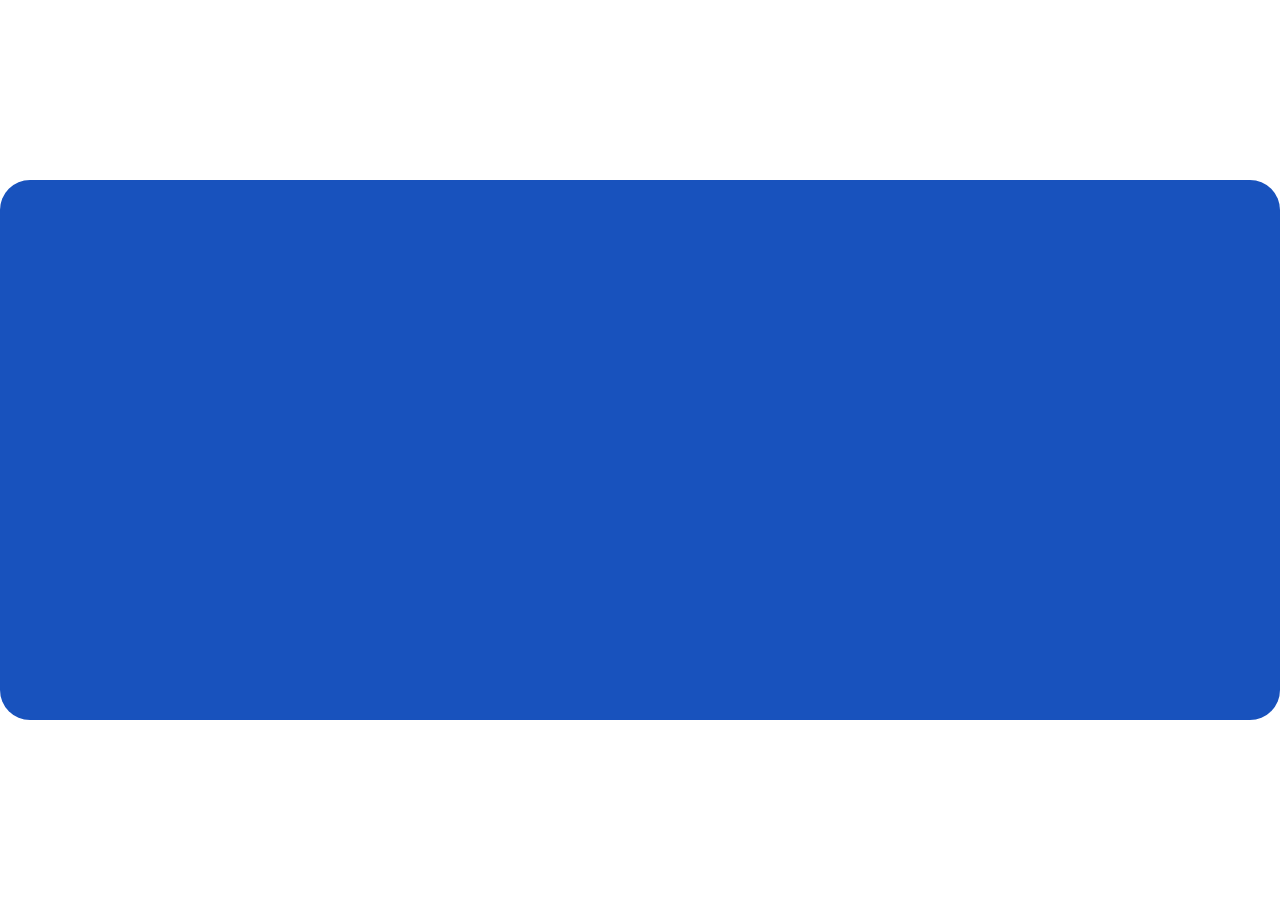
<file: lecture1/index.html>
<!DOCTYPE html>
<html lang="en">
<head>
    <meta charset="UTF-8">
    <meta name="viewport" content="width=device-width, initial-scale=1.0">
    <title>Document</title>
    <link rel="stylesheet" href="style.css">
</head>
<body>
    <section>
        <div>

        </div>
    </section>
</body>
</html>
</file>
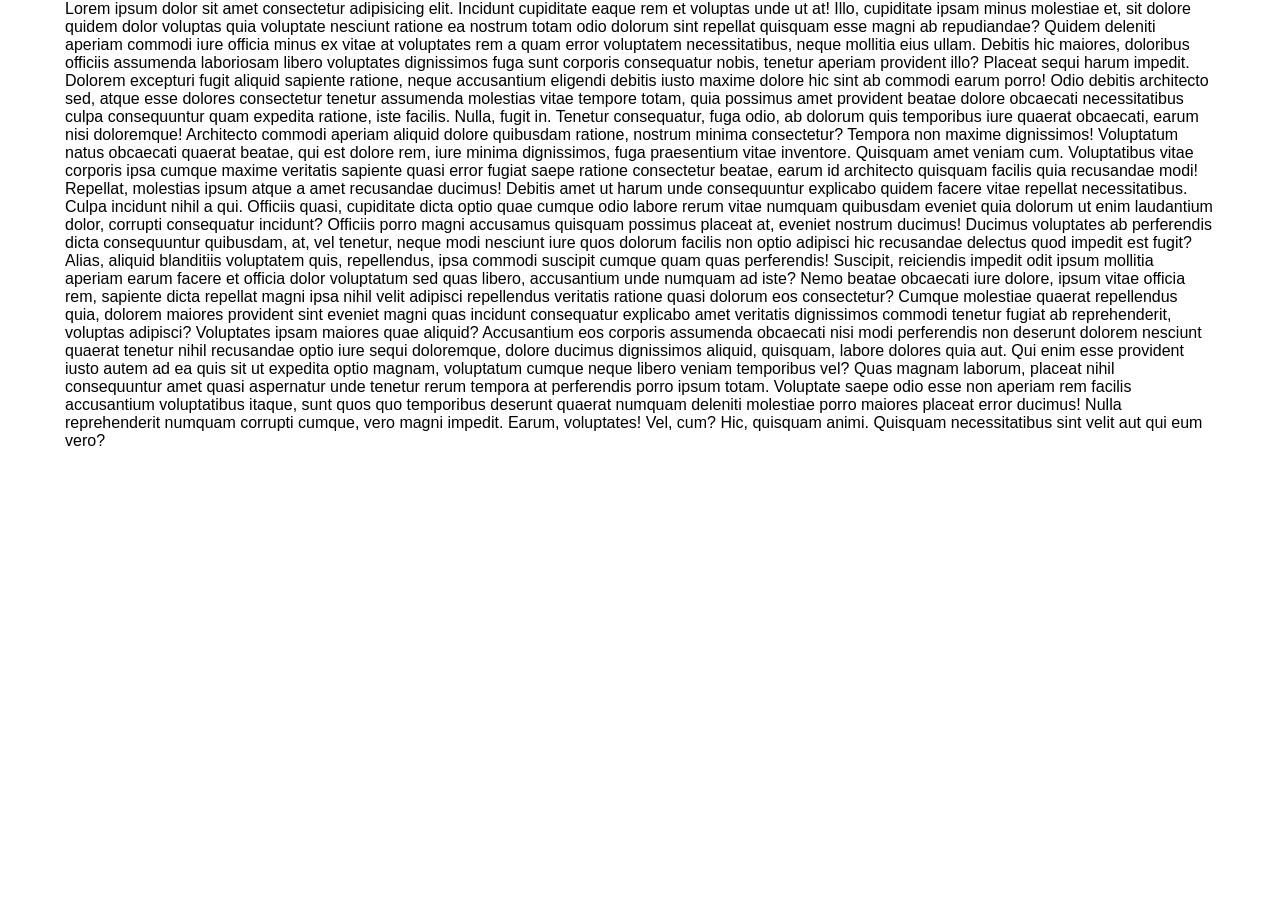
<file: lecture2/index.html>
<!DOCTYPE html>
<html lang="en">

<head>
    <meta charset="UTF-8">
    <meta name="viewport" content="width=device-width, initial-scale=1.0">
    <title>Document</title>
    <link rel="stylesheet" href="style.css">
    <link rel="stylesheet" href="media.css">
</head>

<body>
    <div class="container ">Lorem ipsum dolor sit amet consectetur adipisicing elit. Incidunt cupiditate eaque rem et
        voluptas unde ut at! Illo, cupiditate ipsam minus molestiae et, sit dolore quidem dolor voluptas quia voluptate
        nesciunt ratione ea nostrum totam odio dolorum sint repellat quisquam esse magni ab repudiandae? Quidem deleniti
        aperiam commodi iure officia minus ex vitae at voluptates rem a quam error voluptatem necessitatibus, neque
        mollitia eius ullam. Debitis hic maiores, doloribus officiis assumenda laboriosam libero voluptates dignissimos
        fuga sunt corporis consequatur nobis, tenetur aperiam provident illo? Placeat sequi harum impedit. Dolorem
        excepturi fugit aliquid sapiente ratione, neque accusantium eligendi debitis iusto maxime dolore hic sint ab
        commodi earum porro! Odio debitis architecto sed, atque esse dolores consectetur tenetur assumenda molestias
        vitae tempore totam, quia possimus amet provident beatae dolore obcaecati necessitatibus culpa consequuntur quam
        expedita ratione, iste facilis. Nulla, fugit in. Tenetur consequatur, fuga odio, ab dolorum quis temporibus iure
        quaerat obcaecati, earum nisi doloremque! Architecto commodi aperiam aliquid dolore quibusdam ratione, nostrum
        minima consectetur? Tempora non maxime dignissimos! Voluptatum natus obcaecati quaerat beatae, qui est dolore
        rem, iure minima dignissimos, fuga praesentium vitae inventore. Quisquam amet veniam cum. Voluptatibus vitae
        corporis ipsa cumque maxime veritatis sapiente quasi error fugiat saepe ratione consectetur beatae, earum id
        architecto quisquam facilis quia recusandae modi! Repellat, molestias ipsum atque a amet recusandae ducimus!
        Debitis amet ut harum unde consequuntur explicabo quidem facere vitae repellat necessitatibus. Culpa incidunt
        nihil a qui. Officiis quasi, cupiditate dicta optio quae cumque odio labore rerum vitae numquam quibusdam
        eveniet quia dolorum ut enim laudantium dolor, corrupti consequatur incidunt? Officiis porro magni accusamus
        quisquam possimus placeat at, eveniet nostrum ducimus! Ducimus voluptates ab perferendis dicta consequuntur
        quibusdam, at, vel tenetur, neque modi nesciunt iure quos dolorum facilis non optio adipisci hic recusandae
        delectus quod impedit est fugit? Alias, aliquid blanditiis voluptatem quis, repellendus, ipsa commodi suscipit
        cumque quam quas perferendis! Suscipit, reiciendis impedit odit ipsum mollitia aperiam earum facere et officia
        dolor voluptatum sed quas libero, accusantium unde numquam ad iste? Nemo beatae obcaecati iure dolore, ipsum
        vitae officia rem, sapiente dicta repellat magni ipsa nihil velit adipisci repellendus veritatis ratione quasi
        dolorum eos consectetur? Cumque molestiae quaerat repellendus quia, dolorem maiores provident sint eveniet magni
        quas incidunt consequatur explicabo amet veritatis dignissimos commodi tenetur fugiat ab reprehenderit, voluptas
        adipisci? Voluptates ipsam maiores quae aliquid? Accusantium eos corporis assumenda obcaecati nisi modi
        perferendis non deserunt dolorem nesciunt quaerat tenetur nihil recusandae optio iure sequi doloremque, dolore
        ducimus dignissimos aliquid, quisquam, labore dolores quia aut. Qui enim esse provident iusto autem ad ea quis
        sit ut expedita optio magnam, voluptatum cumque neque libero veniam temporibus vel? Quas magnam laborum, placeat
        nihil consequuntur amet quasi aspernatur unde tenetur rerum tempora at perferendis porro ipsum totam. Voluptate
        saepe odio esse non aperiam rem facilis accusantium voluptatibus itaque, sunt quos quo temporibus deserunt
        quaerat numquam deleniti molestiae porro maiores placeat error ducimus! Nulla reprehenderit numquam corrupti
        cumque, vero magni impedit. Earum, voluptates! Vel, cum? Hic, quisquam animi. Quisquam necessitatibus sint velit
        aut qui eum vero?</div>
</body>

</html>
</file>
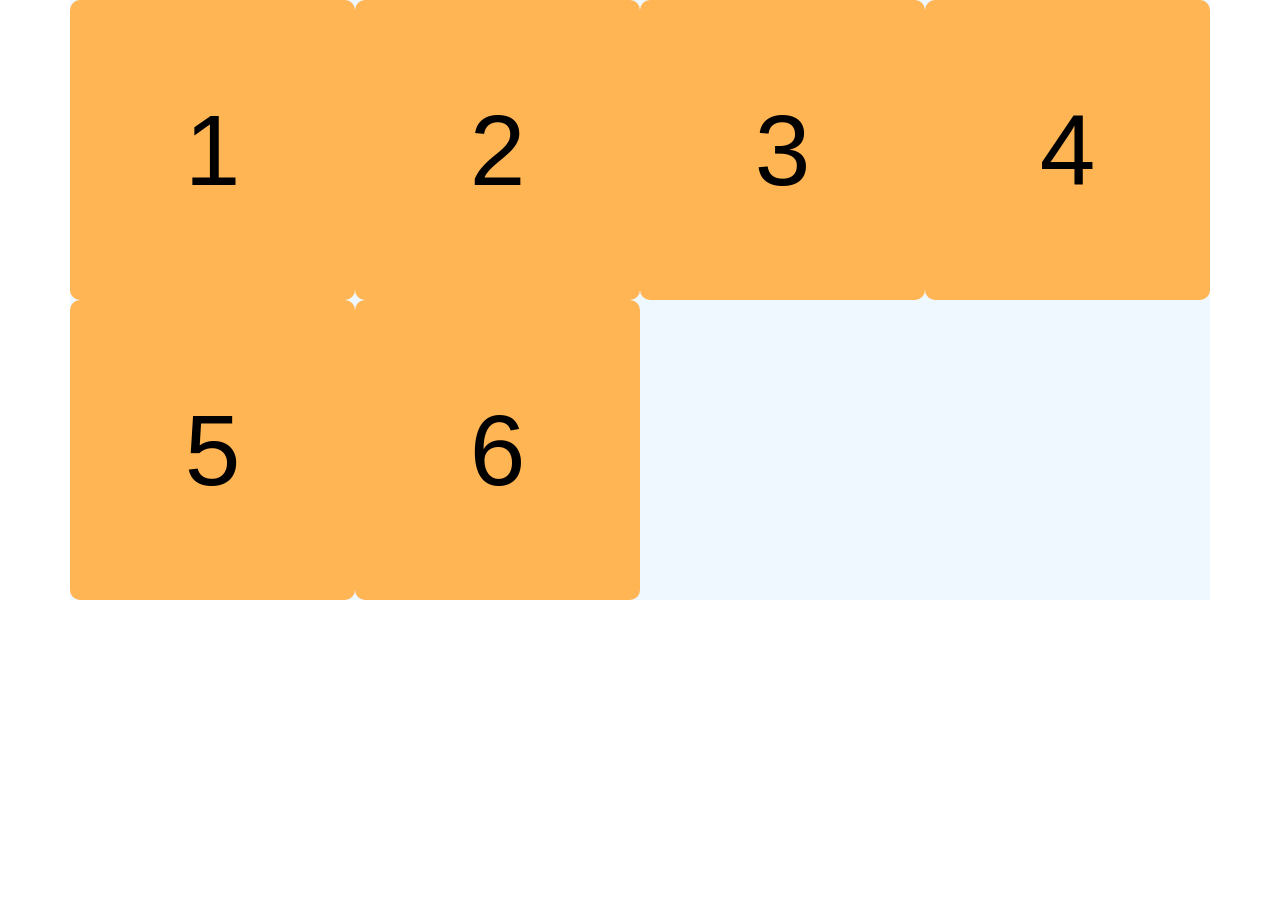
<file: lecture3/index.html>
<!DOCTYPE html>
<html lang="en">
<head>
    <meta charset="UTF-8">
    <meta name="viewport" content="width=device-width, initial-scale=1.0">
    <title>Document</title>
    <link rel="stylesheet" href="style.css">
    <link rel="stylesheet" href="media.css">
</head>
<body>
    <div class="container d-flex">
        <div class="box col">1</div>
        <div class="box col">2</div>
        <div class="box col">3</div>
        <div class="box col">4</div>
        <div class="box col">5</div>
        <div class="box col">6</div>
    </div>
</body>
</html>
</file>
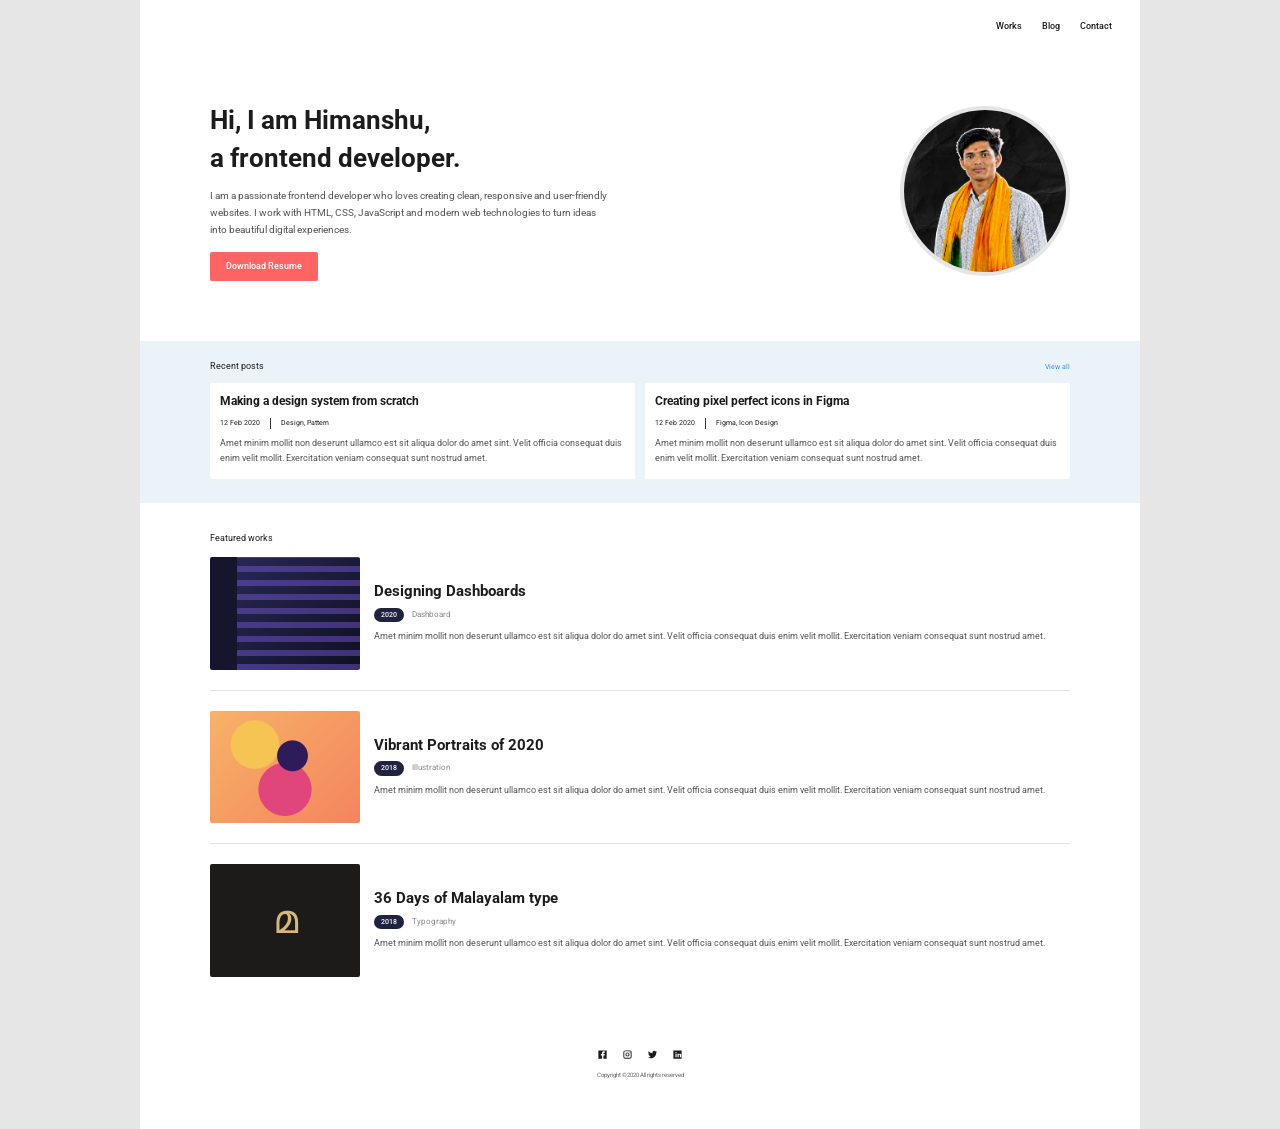
<file: portfolio max/index.html>
<!DOCTYPE html>
<html lang="en">

<head>
    <meta charset="UTF-8">
    <meta name="viewport" content="width=device-width, initial-scale=1">
    <title>Himanshu – Creative Technologist</title>
    <link rel="preconnect" href="https://fonts.googleapis.com">
    <link rel="preconnect" href="https://fonts.gstatic.com" crossorigin>
    <link href="https://fonts.googleapis.com/css2?family=Roboto:wght@400;500;700&display=swap" rel="stylesheet">
    <link rel="stylesheet" href="style.css">
    <link rel="stylesheet" href="media.css">
</head>

<body>
    <div class="site">

        <header class="header">
            <nav class="nav" aria-label="Main navigation">
                <a href="http://127.0.0.1:5500/portfolio-work/index.html">Works</a>
                <a href="http://127.0.0.1:5500/portfolio-blog/index.html">Blog</a>
                <a href="#contact">Contact</a>
            </nav>
            <button class="hamburger" aria-label="Open menu">
                <span></span><span></span><span></span>
            </button>
        </header>

        <main>
            <section class="hero">
                <div class="hero__text">
                    <h1>Hi, I am Himanshu,<br>a frontend developer.</h1>
                    <p>I am a passionate frontend developer who loves creating
                        clean, responsive and user-friendly websites. I work with
                        HTML, CSS, JavaScript and modern web technologies to turn
                        ideas into beautiful digital experiences.</p>
                    <a href="#" class="btn">Download Resume</a>
                </div>
                <div class="hero__image">
                    <img src="./assets/photo.png" alt="Portrait of Himanshu">
                </div>
            </section>

            <section class="posts" id="blog">
                <div class="posts__head">
                    <h2>Recent posts</h2>
                    <a href="#" class="posts__all">View all</a>
                </div>
                <div class="posts__grid">
                    <article class="card">
                        <h3>Making a design system from scratch</h3>
                        <p class="meta"><span>12 Feb 2020</span><span>Design, Pattern</span></p>
                        <p>Amet minim mollit non deserunt ullamco est sit aliqua dolor do amet sint. Velit officia
                            consequat duis enim velit mollit. Exercitation veniam consequat sunt nostrud amet.</p>
                    </article>
                    <article class="card">
                        <h3>Creating pixel perfect icons in Figma</h3>
                        <p class="meta"><span>12 Feb 2020</span><span>Figma, Icon Design</span></p>
                        <p>Amet minim mollit non deserunt ullamco est sit aliqua dolor do amet sint. Velit officia
                            consequat duis enim velit mollit. Exercitation veniam consequat sunt nostrud amet.</p>
                    </article>
                </div>
            </section>

            <section class="works" id="works">
                <h2>Featured works</h2>

                <article class="work">
                    <div class="work__thumb work__thumb--dashboard" role="img" aria-label="Dashboard design thumbnail">
                    </div>
                    <div class="work__body">
                        <h3>Designing Dashboards</h3>
                        <p class="work__tags"><span class="badge">2020</span><span class="work__cat">Dashboard</span>
                        </p>
                        <p>Amet minim mollit non deserunt ullamco est sit aliqua dolor do amet sint. Velit officia
                            consequat duis enim velit mollit. Exercitation veniam consequat sunt nostrud amet.</p>
                    </div>
                </article>

                <article class="work">
                    <div class="work__thumb work__thumb--portrait" role="img" aria-label="Illustration thumbnail"></div>
                    <div class="work__body">
                        <h3>Vibrant Portraits of 2020</h3>
                        <p class="work__tags"><span class="badge">2018</span><span class="work__cat">Illustration</span>
                        </p>
                        <p>Amet minim mollit non deserunt ullamco est sit aliqua dolor do amet sint. Velit officia
                            consequat duis enim velit mollit. Exercitation veniam consequat sunt nostrud amet.</p>
                    </div>
                </article>

                <article class="work">
                    <div class="work__thumb work__thumb--type" role="img" aria-label="Typography thumbnail"></div>
                    <div class="work__body">
                        <h3>36 Days of Malayalam type</h3>
                        <p class="work__tags"><span class="badge">2018</span><span class="work__cat">Typography</span>
                        </p>
                        <p>Amet minim mollit non deserunt ullamco est sit aliqua dolor do amet sint. Velit officia
                            consequat duis enim velit mollit. Exercitation veniam consequat sunt nostrud amet.</p>
                    </div>
                </article>
            </section>
        </main>

        <footer class="footer" id="contact">
            <ul class="social">
                <li><a href="#" aria-label="Facebook"><svg viewBox="0 0 24 24">
                            <path
                                d="M3 3h18v18h-7v-7h2.5l.5-3h-3V9.5c0-.9.4-1.5 1.6-1.5H17V5.3C16.6 5.2 15.7 5 14.8 5 12.600 5 11 6.300 11 8.800V11H8.500v3H11v7H3z" />
                        </svg></a></li>
                <li><a href="#" aria-label="Instagram"><svg viewBox="0 0 24 24">
                            <path
                                d="M7 3h10a4 4 0 0 1 4 4v10a4 4 0 0 1-4 4H7a4 4 0 0 1-4-4V7a4 4 0 0 1 4-4zm0 2a2 2 0 0 0-2 2v10a2 2 0 0 0 2 2h10a2 2 0 0 0 2-2V7a2 2 0 0 0-2-2zm5 2.500a4.500 4.500 0 1 1 0 9 4.500 4.500 0 0 1 0-9zm0 2a2.500 2.500 0 1 0 0 5 2.500 2.500 0 0 0 0-5zM17.500 6a1 1 0 1 1 0 2 1 1 0 0 1 0-2z" />
                        </svg></a></li>
                <li><a href="#" aria-label="Twitter"><svg viewBox="0 0 24 24">
                            <path
                                d="M22 5.900c-.7.300-1.500.500-2.300.600.800-.500 1.500-1.300 1.800-2.200-.8.500-1.700.800-2.600 1a4.100 4.100 0 0 0-7 3.700A11.600 11.600 0 0 1 3.500 4.700a4.100 4.100 0 0 0 1.300 5.500c-.7 0-1.300-.2-1.900-.5 0 2 1.400 3.700 3.300 4.100-.6.200-1.200.2-1.800.1a4.100 4.100 0 0 0 3.800 2.800A8.300 8.300 0 0 1 2 18.400 11.600 11.600 0 0 0 8.300 20.200c7.500 0 11.700-6.300 11.700-11.700v-.5c.8-.6 1.500-1.300 2-2.100z" />
                        </svg></a></li>
                <li><a href="#" aria-label="LinkedIn"><svg viewBox="0 0 24 24">
                            <path
                                d="M3 3h18v18H3zm4.500 7.500V18H10v-7.500zM8.700 6.500a1.400 1.400 0 1 0 0 2.800 1.400 1.400 0 0 0 0-2.800zM12 10.500V18h2.500v-4c0-1.100.5-1.800 1.400-1.800s1.300.7 1.300 1.800v4H20v-4.600c0-2.100-1.100-3.100-2.700-3.100-1.100 0-1.800.6-2.200 1.200v-1z" />
                        </svg></a></li>
            </ul>
            <p>Copyright ©2020 All rights reserved</p>
        </footer>

    </div>
</body>
    
</html>
</file>
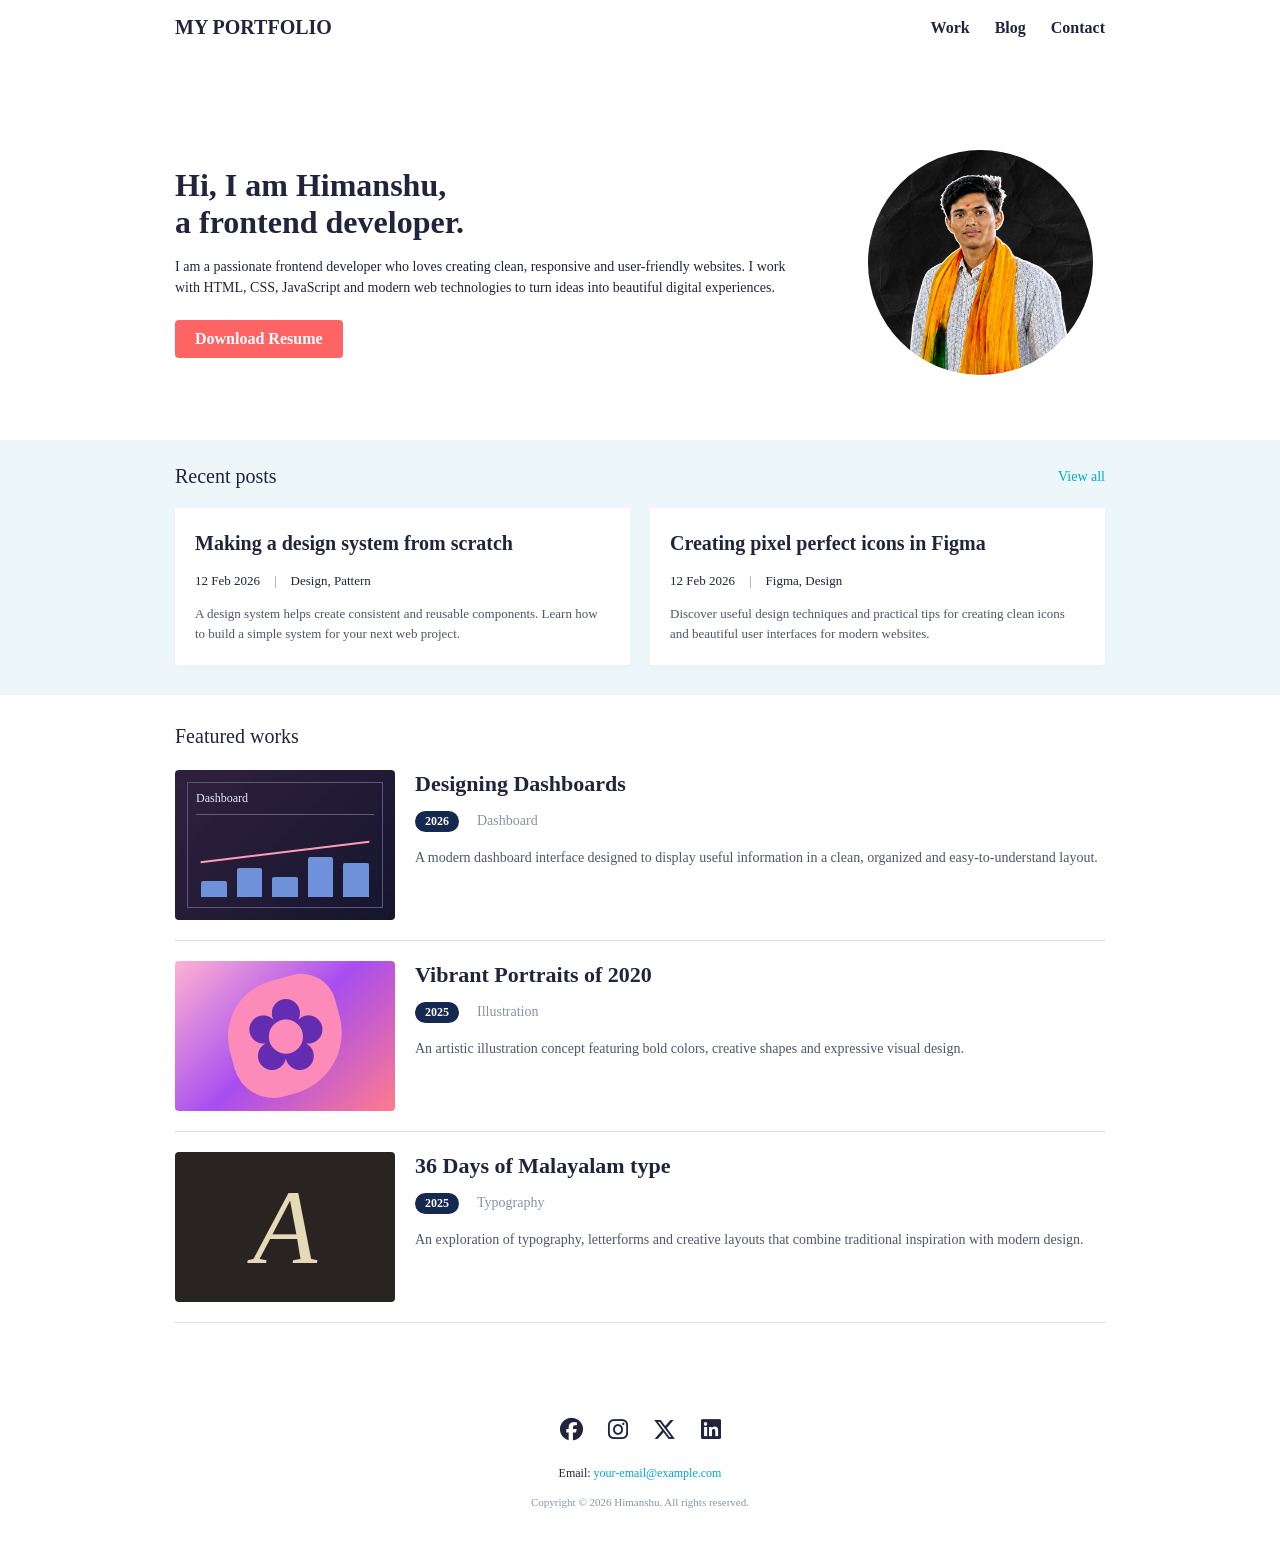
<file: portfolio min/index.html>
<!DOCTYPE html>
<html lang="en">
<head>
    <meta charset="UTF-8">
    <meta name="viewport" content="width=device-width, initial-scale=1.0">
    <title>Himanshu | Portfolio</title>

    <link rel="stylesheet" href="style.css">
    <link rel="stylesheet" href="media.css">


    <link rel="stylesheet"
          href="https://cdnjs.cloudflare.com/ajax/libs/font-awesome/6.5.2/css/all.min.css">
</head>
<body>

    <header class="navbar">
        <div class="container nav-content">
            <a class="logo" href="http://127.0.0.1:5500/portfolio/index.html#contact">MY PORTFOLIO</a>

            <button class="menu-toggle" id="menuToggle"
                    aria-label="Toggle navigation"
                    aria-expanded="false">
                <i class="fa-solid fa-bars"></i>
            </button>

            <nav class="nav-links" id="navLinks">
                <a href="http://127.0.0.1:5500/portfolio-work/index.html">Work</a>
                <a href="http://127.0.0.1:5500/portfolio-blog/index.html">Blog</a>
                <a href="#contact">Contact</a>
            </nav>
        </div>
    </header>

    <main>
        <section class="hero" id="home">
            <div class="container hero-content">

                <div class="hero-text">
                    <h1>Hi, I am Himanshu,<br>
                        a frontend developer.</h1>

                    <p>
                        I am a passionate frontend developer who loves creating
                        clean, responsive and user-friendly websites. I work with
                        HTML, CSS, JavaScript and modern web technologies to turn
                        ideas into beautiful digital experiences.
                    </p>

                    <a href="#contact" class="resume-btn">Download Resume</a>
                </div>

                <div class="hero-image">
                    <img src="./assets/photo.png"
                         alt="Himanshu's profile photo">
                </div>

            </div>
        </section>

        <section class="recent-posts" id="blog">
            <div class="container">

                <div class="section-heading">
                    <h2>Recent posts</h2>
                    <a href="#blog-list">View all</a>
                </div>

                <div class="posts-grid" id="blog-list">

                    <article class="post-card">
                        <h3>Making a design system from scratch</h3>

                        <div class="post-meta">
                            <span>12 Feb 2026</span>
                            <span class="meta-divider">|</span>
                            <span>Design, Pattern</span>
                        </div>

                        <p>
                            A design system helps create consistent and reusable
                            components. Learn how to build a simple system for
                            your next web project.
                        </p>
                    </article>

                    <article class="post-card">
                        <h3>Creating pixel perfect icons in Figma</h3>

                        <div class="post-meta">
                            <span>12 Feb 2026</span>
                            <span class="meta-divider">|</span>
                            <span>Figma, Design</span>
                        </div>

                        <p>
                            Discover useful design techniques and practical tips
                            for creating clean icons and beautiful user interfaces
                            for modern websites.
                        </p>
                    </article>

                </div>
            </div>
        </section>

        <section class="featured-works" id="works">
            <div class="container">

                <h2 class="featured-title">Featured works</h2>

                <div class="work-list">

                    <article class="work-item">
                        <div class="work-image dashboard-image">
                            <div class="dashboard-preview">
                                <span>Dashboard</span>
                                <div class="chart-bars">
                                    <i></i><i></i><i></i><i></i><i></i>
                                </div>
                                <div class="chart-line"></div>
                            </div>
                        </div>

                        <div class="work-info">
                            <h3>Designing Dashboards</h3>

                            <div class="work-meta">
                                <span class="year">2026</span>
                                <span>Dashboard</span>
                            </div>

                            <p>
                                A modern dashboard interface designed to display
                                useful information in a clean, organized and
                                easy-to-understand layout.
                            </p>
                        </div>
                    </article>

                    <article class="work-item">
                        <div class="work-image portrait-image">
                            <div class="art-shape">
                                <span>✿</span>
                            </div>
                        </div>

                        <div class="work-info">
                            <h3>Vibrant Portraits of 2020</h3>

                            <div class="work-meta">
                                <span class="year">2025</span>
                                <span>Illustration</span>
                            </div>

                            <p>
                                An artistic illustration concept featuring bold
                                colors, creative shapes and expressive visual
                                design.
                            </p>
                        </div>
                    </article>

                    <article class="work-item">
                        <div class="work-image typography-image">
                            <span class="letter-art">A</span>
                        </div>

                        <div class="work-info">
                            <h3>36 Days of Malayalam type</h3>

                            <div class="work-meta">
                                <span class="year">2025</span>
                                <span>Typography</span>
                            </div>

                            <p>
                                An exploration of typography, letterforms and
                                creative layouts that combine traditional
                                inspiration with modern design.
                            </p>
                        </div>
                    </article>

                </div>
            </div>
        </section>
    </main>

    <footer class="footer" id="contact">
        <div class="social-icons">
            <a href="https://www.facebook.com/" target="_blank"
               rel="noopener noreferrer" aria-label="Facebook">
                <i class="fa-brands fa-facebook"></i>
            </a>

            <a href="https://www.instagram.com/" target="_blank"
               rel="noopener noreferrer" aria-label="Instagram">
                <i class="fa-brands fa-instagram"></i>
            </a>

            <a href="https://x.com/" target="_blank"
               rel="noopener noreferrer" aria-label="X">
                <i class="fa-brands fa-x-twitter"></i>
            </a>

            <a href="https://www.linkedin.com/" target="_blank"
               rel="noopener noreferrer" aria-label="LinkedIn">
                <i class="fa-brands fa-linkedin"></i>
            </a>
        </div>

        <p>
            Email:
            <a href="mailto:your-email@example.com">your-email@example.com</a>
        </p>

        <p class="copyright">
            Copyright © 2026 Himanshu. All rights reserved.
        </p>
    </footer>

    <script>
        const menuToggle = document.getElementById("menuToggle");
        const navLinks = document.getElementById("navLinks");

        menuToggle.addEventListener("click", function () {
            const isOpen = navLinks.classList.toggle("active");

            menuToggle.setAttribute("aria-expanded", isOpen);
            menuToggle.innerHTML = isOpen
                ? '<i class="fa-solid fa-xmark"></i>'
                : '<i class="fa-solid fa-bars"></i>';
        });

        navLinks.querySelectorAll("a").forEach(function (link) {
            link.addEventListener("click", function () {
                navLinks.classList.remove("active");
                menuToggle.setAttribute("aria-expanded", "false");
                menuToggle.innerHTML = '<i class="fa-solid fa-bars"></i>';
            });
        });
    </script>

</body>
</html>
</file>
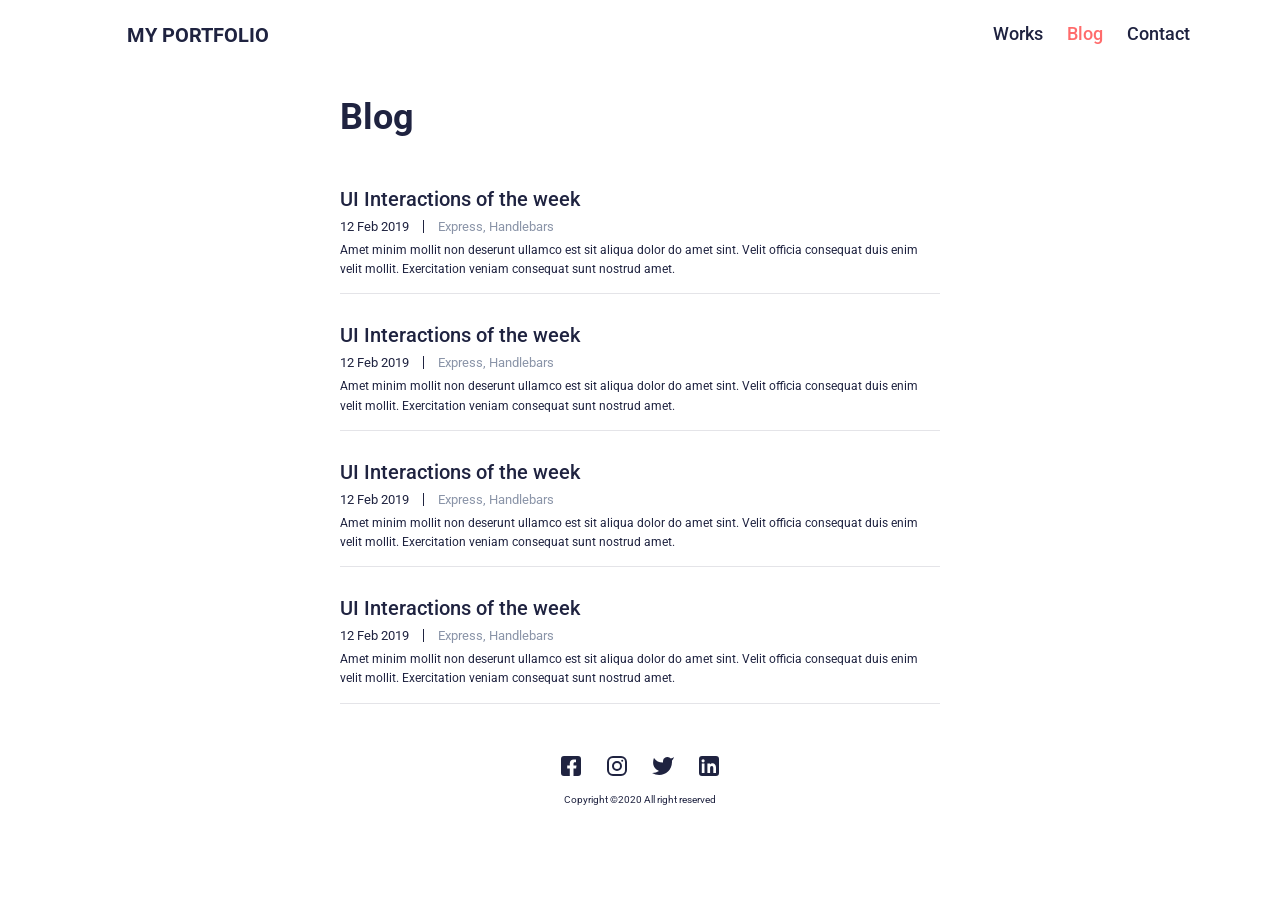
<file: portfolio-blog/index.html>
<!DOCTYPE html>
<html lang="en">
<head>
  <meta charset="UTF-8">
  <meta name="viewport" content="width=device-width, initial-scale=1.0">
  <title>Blog</title>
  <link href="https://fonts.googleapis.com/css2?family=Roboto:wght@400;500;700&display=swap" rel="stylesheet">
  <link rel="stylesheet" href="style.css">
  <link rel="stylesheet" href="media.css">
</head>
<body>
  <header class="header">
    <div class="container header-inner">
      <nav class="nav " id="nav">
        <div class=""><a class="logo" href="http://127.0.0.1:5500/portfolio/index.html"> MY PORTFOLIO</a></div>
        <a href="http://127.0.0.1:5500/portfolio-work/index.html">Works</a>
        <a href="#" class="active">Blog</a>
        <a href="#">Contact</a>
      </nav>
    </div>
  </header>

  <main class="container">
    <div class="blog">
      <h1 class="blog-title">Blog</h1>

      <article class="post">
        <h2 class="post-title">UI Interactions of the week</h2>
        <p class="post-meta"><span class="date">12 Feb 2019</span><span class="tags">Express, Handlebars</span></p>
        <p class="post-text">Amet minim mollit non deserunt ullamco est sit aliqua dolor do amet sint. Velit officia consequat duis enim velit mollit. Exercitation veniam consequat sunt nostrud amet.</p>
      </article>

      <article class="post">
        <h2 class="post-title">UI Interactions of the week</h2>
        <p class="post-meta"><span class="date">12 Feb 2019</span><span class="tags">Express, Handlebars</span></p>
        <p class="post-text">Amet minim mollit non deserunt ullamco est sit aliqua dolor do amet sint. Velit officia consequat duis enim velit mollit. Exercitation veniam consequat sunt nostrud amet.</p>
      </article>

      <article class="post">
        <h2 class="post-title">UI Interactions of the week</h2>
        <p class="post-meta"><span class="date">12 Feb 2019</span><span class="tags">Express, Handlebars</span></p>
        <p class="post-text">Amet minim mollit non deserunt ullamco est sit aliqua dolor do amet sint. Velit officia consequat duis enim velit mollit. Exercitation veniam consequat sunt nostrud amet.</p>
      </article>

      <article class="post">
        <h2 class="post-title">UI Interactions of the week</h2>
        <p class="post-meta"><span class="date">12 Feb 2019</span><span class="tags">Express, Handlebars</span></p>
        <p class="post-text">Amet minim mollit non deserunt ullamco est sit aliqua dolor do amet sint. Velit officia consequat duis enim velit mollit. Exercitation veniam consequat sunt nostrud amet.</p>
      </article>
    </div>
  </main>

  <footer class="footer">
    <div class="container">
      <div class="social">
        <a href="#" aria-label="Facebook">
          <svg viewBox="0 0 24 24" fill="currentColor"><path d="M5 2h14a3 3 0 0 1 3 3v14a3 3 0 0 1-3 3h-4.5v-7.5h2.6l.4-3h-3V9.7c0-.9.3-1.5 1.6-1.5H17V5.5c-.3 0-1.2-.1-2.3-.1-2.3 0-3.9 1.4-3.9 4v2.2H8.2v3h2.6V22H5a3 3 0 0 1-3-3V5a3 3 0 0 1 3-3z"/></svg>
        </a>
        <a href="#" aria-label="Instagram">
          <svg viewBox="0 0 24 24" fill="none" stroke="currentColor" stroke-width="2"><rect x="3" y="3" width="18" height="18" rx="5"/><circle cx="12" cy="12" r="4"/><circle cx="17.2" cy="6.8" r="1" fill="currentColor" stroke="none"/></svg>
        </a>
        <a href="#" aria-label="Twitter">
          <svg viewBox="0 0 24 24" fill="currentColor"><path d="M23 3a10.9 10.9 0 0 1-3.14 1.53 4.48 4.48 0 0 0-7.86 3v1A10.66 10.66 0 0 1 3 4s-4 9 5 13a11.64 11.64 0 0 1-7 2c9 5 20 0 20-11.5a4.5 4.5 0 0 0-.08-.83A7.72 7.72 0 0 0 23 3z"/></svg>
        </a>
        <a href="#" aria-label="LinkedIn">
          <svg viewBox="0 0 24 24" fill="currentColor"><path d="M5 2h14a3 3 0 0 1 3 3v14a3 3 0 0 1-3 3H5a3 3 0 0 1-3-3V5a3 3 0 0 1 3-3zM7.500 9.500H4.800V19h2.700V9.500zM6.100 5.200a1.600 1.600 0 1 0 0 3.200 1.600 1.600 0 0 0 0-3.200zM19 13.500c0-2.600-1.400-4.200-3.500-4.200-1.200 0-2 .6-2.400 1.200V9.500h-2.700V19h2.700v-5c0-1.300.6-2.100 1.700-2.100s1.500.9 1.500 2.100v5H19v-5.500z"/></svg>
        </a>
      </div>
      <p class="copyright">Copyright ©2020 All right reserved</p>
    </div>
  </footer>
</body>
</html>
</file>
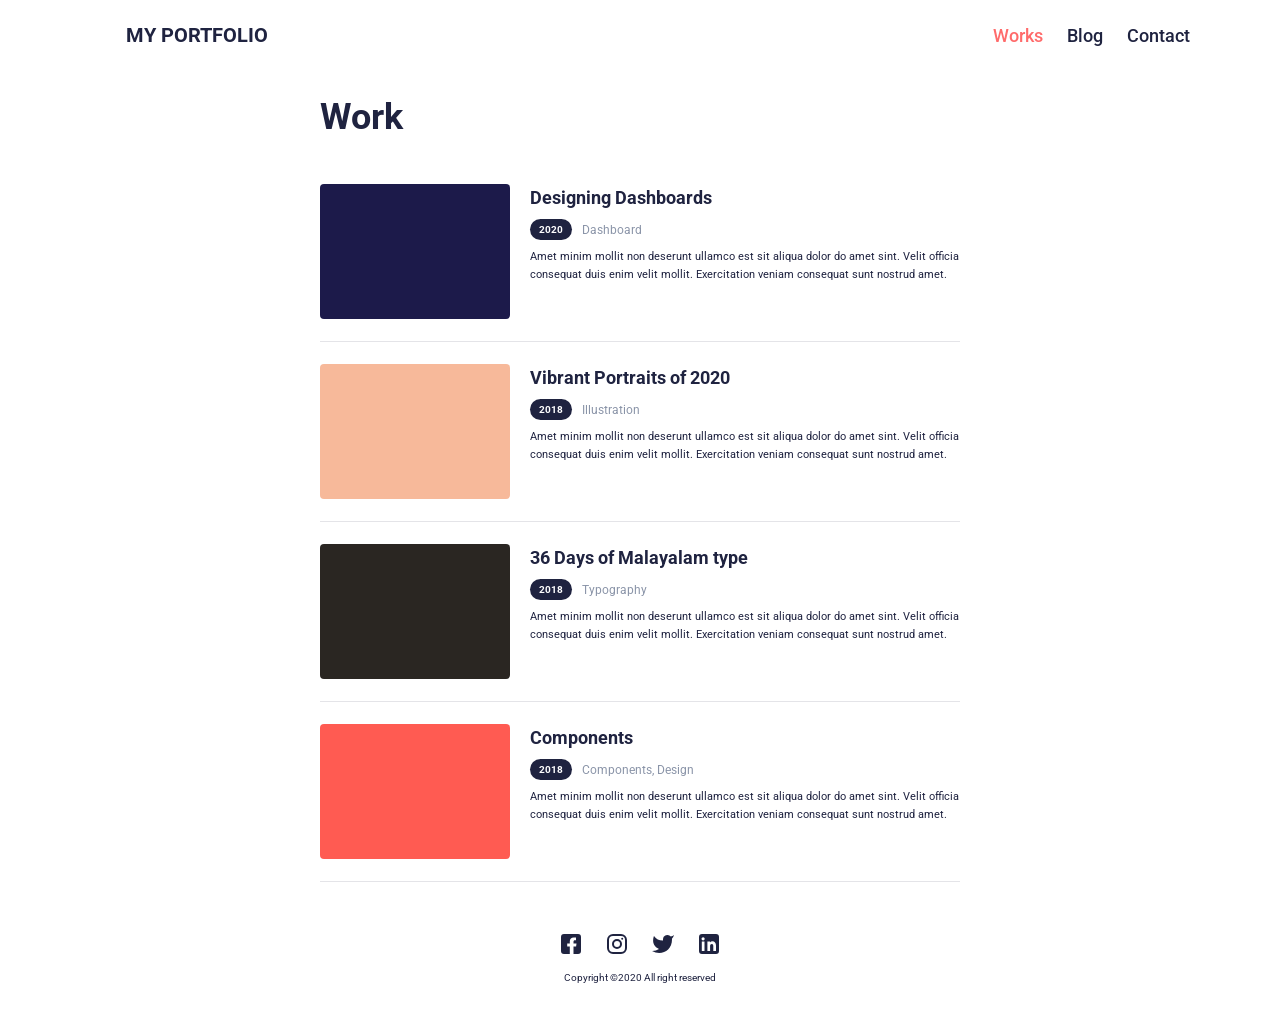
<file: portfolio-work/index.html>
<!DOCTYPE html>
<html lang="en">
<head>
  <meta charset="UTF-8">
  <meta name="viewport" content="width=device-width, initial-scale=1.0">
  <title>Works</title>
  <link href="https://fonts.googleapis.com/css2?family=Roboto:wght@400;500;700&display=swap" rel="stylesheet">
  <link rel="stylesheet" href="style.css">
  <link rel="stylesheet" href="media.css">
</head>
<body>

  <header class="header">
    <div class="container header-inner">
      <div class=""><a class="logo" href="http://127.0.0.1:5500/portfolio/index.html"> MY PORTFOLIO</a></div>
      <nav class="nav" id="nav">
        <a href="#" class="active">Works</a>
        <a href="http://127.0.0.1:5500/portfolio-blog/index.html">Blog</a>
        <a href="#">Contact</a>
      </nav>
    </div>
  </header>

  <main class="container">
    <div class="blog works">
      <h1 class="blog-title">Work</h1>

      <article class="work">
        <div class="thumb thumb-dark"><!-- <img src="images/your-image.jpg" alt="Designing Dashboards"> --></div>
        <div class="work-body">
          <h2 class="work-title">Designing Dashboards</h2>
          <p class="work-meta"><span class="badge">2020</span><span class="cat">Dashboard</span></p>
          <p class="work-text">Amet minim mollit non deserunt ullamco est sit aliqua dolor do amet sint. Velit officia consequat duis enim velit mollit. Exercitation veniam consequat sunt nostrud amet.</p>
        </div>
      </article>

      <article class="work">
        <div class="thumb thumb-peach"><!-- <img src="images/your-image.jpg" alt="Vibrant Portraits of 2020"> --></div>
        <div class="work-body">
          <h2 class="work-title">Vibrant Portraits of 2020</h2>
          <p class="work-meta"><span class="badge">2018</span><span class="cat">Illustration</span></p>
          <p class="work-text">Amet minim mollit non deserunt ullamco est sit aliqua dolor do amet sint. Velit officia consequat duis enim velit mollit. Exercitation veniam consequat sunt nostrud amet.</p>
        </div>
      </article>

      <article class="work">
        <div class="thumb thumb-brown"><!-- <img src="images/your-image.jpg" alt="36 Days of Malayalam type"> --></div>
        <div class="work-body">
          <h2 class="work-title">36 Days of Malayalam type</h2>
          <p class="work-meta"><span class="badge">2018</span><span class="cat">Typography</span></p>
          <p class="work-text">Amet minim mollit non deserunt ullamco est sit aliqua dolor do amet sint. Velit officia consequat duis enim velit mollit. Exercitation veniam consequat sunt nostrud amet.</p>
        </div>
      </article>

      <article class="work">
        <div class="thumb thumb-coral"><!-- <img src="images/your-image.jpg" alt="Components"> --></div>
        <div class="work-body">
          <h2 class="work-title">Components</h2>
          <p class="work-meta"><span class="badge">2018</span><span class="cat">Components, Design</span></p>
          <p class="work-text">Amet minim mollit non deserunt ullamco est sit aliqua dolor do amet sint. Velit officia consequat duis enim velit mollit. Exercitation veniam consequat sunt nostrud amet.</p>
        </div>
      </article>
    </div>
  </main>

  <footer class="footer">
    <div class="container">
      <div class="social">
        <a href="#" aria-label="Facebook">
          <svg viewBox="0 0 24 24" fill="currentColor"><path d="M5 2h14a3 3 0 0 1 3 3v14a3 3 0 0 1-3 3h-4.5v-7.5h2.6l.4-3h-3V9.7c0-.9.3-1.5 1.6-1.5H17V5.5c-.3 0-1.2-.1-2.3-.1-2.3 0-3.9 1.4-3.9 4v2.2H8.2v3h2.6V22H5a3 3 0 0 1-3-3V5a3 3 0 0 1 3-3z"/></svg>
        </a>
        <a href="#" aria-label="Instagram">
          <svg viewBox="0 0 24 24" fill="none" stroke="currentColor" stroke-width="2"><rect x="3" y="3" width="18" height="18" rx="5"/><circle cx="12" cy="12" r="4"/><circle cx="17.2" cy="6.8" r="1" fill="currentColor" stroke="none"/></svg>
        </a>
        <a href="#" aria-label="Twitter">
          <svg viewBox="0 0 24 24" fill="currentColor"><path d="M23 3a10.9 10.9 0 0 1-3.14 1.53 4.48 4.48 0 0 0-7.86 3v1A10.66 10.66 0 0 1 3 4s-4 9 5 13a11.64 11.64 0 0 1-7 2c9 5 20 0 20-11.5a4.5 4.5 0 0 0-.08-.83A7.72 7.72 0 0 0 23 3z"/></svg>
        </a>
        <a href="#" aria-label="LinkedIn">
          <svg viewBox="0 0 24 24" fill="currentColor"><path d="M5 2h14a3 3 0 0 1 3 3v14a3 3 0 0 1-3 3H5a3 3 0 0 1-3-3V5a3 3 0 0 1 3-3zM7.500 9.500H4.800V19h2.700V9.500zM6.100 5.200a1.600 1.600 0 1 0 0 3.200 1.600 1.600 0 0 0 0-3.200zM19 13.500c0-2.600-1.400-4.200-3.500-4.200-1.200 0-2 .6-2.400 1.200V9.500h-2.700V19h2.700v-5c0-1.300.6-2.100 1.700-2.100s1.500.9 1.500 2.100v5H19v-5.500z"/></svg>
        </a>
      </div>
      <p class="copyright">Copyright ©2020 All right reserved</p>
    </div>
  </footer>
</body>
</html>
</file>
<file: lecture1/style.css>
*{
  margin: 0;
  padding: 0;
  box-sizing: border-box;
}
body{
width: 100%;
height: 100vh;
justify-items: center; 
align-content: center;
}
section{
  width: 70%;
  height: 40%;
  background-color: #18bd78;
  border-radius: 30px;
  
}


@media (min-width: 1000px) {
  section{
    width: 90%;
    height: 50%;
    background-color: #80bd18;
    border-radius: 30px;
  }
  
}
@media (min-width: 1200px) {
  section{
    width: 100%;
    height: 60%;
    background-color: #1852bd;
    border-radius: 30px;
  }
  
}
@media (min-width: 1400px) {
  section{
    width: 100%;
    height: 70%;
    background-color: #bd1852;
    border-radius: 30px;
  }
}
</file>
<file: lecture2/style.css>
*{
    margin: 0;
    padding: 0;
    box-sizing: border-box;
    font-family: 'Poppins', sans-serif;
}

body{
    height: 100vh;
    width: 100%;
    display: flex; 
    flex-direction: column;
    /* justify-content: center; */
    align-items: center;
}
</file>
<file: lecture2/media.css>
.container{
    max-width: 1200px;
}

@media (max-width: 1400px) {
    .container{
        width: 1150px;
    }
}
@media (max-width: 1200px) {
    .container{
        width: 942px;
    }
}
@media (max-width: 992px) {
    .container{
        width: 718px;
    }
}
@media (max-width: 768px) {
    .container{
        width: 576px;
    }
}
@media (max-width: 576px) {
    .container{
        width: 100%;
    }
}
</file>
<file: lecture3/style.css>
*{
    margin: 0;
    padding: 0;
    box-sizing: border-box;
    font-family: 'Poppins', sans-serif;
}

body{
    height: 100vh;
    width: 100%;
    display: flex; 
    flex-direction: column;
    align-items: center;
}

.box{
    height: 300px;
    width: 300px;
    border-radius: 10px;
    /* margin:2px; */
    background-color: rgb(255, 181, 84);
    text-align: center;
    align-content: center;
    font-size: 100px;
}
</file>
<file: lecture3/media.css>
.container{
    background-color: aliceblue;
    /* width: 100%; */
    flex-wrap: wrap;
}
.col{
    width: 100%;
}

@media (min-width: 576px) {
    .container{
        width: 540px;
    }
    .col{
        width: 100%;
    }
}
@media (min-width: 768px) {
    .container{
        width: 720px;
    }
    .col{
        width: 50%;
    }
}
@media (min-width: 992px) {
    .container{
        width: 960px;
    }
    .col{
        width: 33.33%;
    }
}
@media (min-width: 1200px) {
    .container{
        width: 1140px;
    }
    .col{
        width: 25%;
    }
}
@media (min-width: 1400px) {
    .container{
        width: 1350px;
    }
    .col{
        width: 16.66%;
    }
}

.d-flex{
    display: flex;
}
</file>
<file: portfolio max/style.css>
:root {
    --bg-page: #e6e6e6;
    --bg-site: #ffffff;
    --bg-posts: #eaf4f8;
    --text: #1c1c1c;
    --text-muted: #555;
    --coral: #ff6464;
    --navy: #1f2340;
    --border: #e3e3e3;
    --font: "Roboto", "Poppins", Arial, sans-serif;
}

*,
*::before,
*::after {
    box-sizing: border-box;
}

html {
    -webkit-text-size-adjust: 100%;
}

body {
    margin: 0;
    font-family: var(--font);
    font-size: 11px;
    line-height: 1.6;
    color: var(--text);
    background: var(--bg-page);
    overflow-x: hidden;
}

img {
    max-width: 100%;
    display: block;
}

a {
    color: inherit;
    text-decoration: none;
}

h1,
h2,
h3,
p,
ul {
    margin: 0;
    padding: 0;
}

ul {
    list-style: none;
}

.site {
    width: 100%;
    max-width: 1120px;
    margin: 0 auto;
    background: var(--bg-site);
    overflow: hidden;
}

.header {
    display: flex;
    justify-content: flex-end;
    align-items: center;
    height: 52px;
    padding: 0 28px;
}

.nav {
    display: flex;
    gap: 20px;
    font-size: 9px;
    font-weight: 500;
}

.nav a:hover {
    color: var(--coral);
}

.hamburger {
    display: none;
    flex-direction: column;
    gap: 3px;
    padding: 6px;
    background: none;
    border: 0;
    cursor: pointer;
}

.hamburger span {
    display: block;
    width: 14px;
    height: 1.5px;
    background: #aaa;
}

.hero {
    display: flex;
    flex-direction: row;
    justify-content: space-between;
    align-items: center;
    text-align: left;
    gap: 30px;
    padding: 50px 70px 60px;
}

.hero__text {
    max-width: 400px;
}

.hero h1 {
    font-size: 28px;
    line-height: 1.45;
    font-weight: 700;
    margin-bottom: 10px;
}

.hero p {
    font-size: 10px;
    color: var(--text-muted);
    line-height: 1.7;
    margin-bottom: 14px;
}

.hero__image img {
    width: 170px;
    height: 170px;
    border-radius: 50%;
    object-fit: cover;
    border: 4px solid #e5e5e5;
    background: #ddd;
}

.btn {
    display: inline-block;
    padding: 7px 16px;
    background: var(--coral);
    color: #fff;
    font-size: 9px;
    font-weight: 500;
    border-radius: 2px;
    transition: filter .2s;
}

.btn:hover {
    filter: brightness(.93);
}

.posts {
    background: var(--bg-posts);
    padding: 18px 70px 24px;
}

.posts__head {
    display: flex;
    justify-content: space-between;
    align-items: baseline;
    margin-bottom: 10px;
}

.posts h2 {
    font-size: 9px;
    font-weight: 400;
}

.posts__all {
    display: inline;
    font-size: 7px;
    color: #3a8fd9;
}

.posts__grid {
    display: grid;
    grid-template-columns: 1fr 1fr;
    gap: 10px;
}

.card {
    background: #fff;
    padding: 10px 10px 12px;
    border-radius: 2px;
}

.card h3 {
    font-size: 12px;
    line-height: 1.4;
    font-weight: 700;
    margin-bottom: 8px;
}

.card .meta {
    display: flex;
    font-size: 7px;
    margin-bottom: 7px;
}

.card .meta span+span {
    margin-left: 10px;
    padding-left: 10px;
    border-left: 1px solid #333;
}

.card p:last-child {
    font-size: 9px;
    color: var(--text-muted);
    line-height: 1.7;
}

.works {
    padding: 28px 70px 10px;
}

.works h2 {
    font-size: 9px;
    font-weight: 400;
    text-align: left;
    margin-bottom: 12px;
}

.work {
    display: flex;
    flex-direction: row;
    align-items: center;
    gap: 14px;
    padding-bottom: 20px;
    margin-bottom: 20px;
    border-bottom: 1px solid var(--border);
}

.work:last-of-type {
    border-bottom: 0;
}

.work__thumb {
    flex: 0 0 150px;
    width: 150px;
    aspect-ratio: 4 / 3;
    border-radius: 2px;
    background-size: cover;
    background-position: center;
}

.work__thumb--dashboard {
    background:
        linear-gradient(90deg, #15162e 0 18%, transparent 18%),
        repeating-linear-gradient(0deg, rgba(120, 90, 220, .45) 0 6px, transparent 6px 14px),
        linear-gradient(135deg, #2a2a5a, #0f1022);
}

.work__thumb--portrait {
    background:
        radial-gradient(circle at 55% 40%, #2d1b5a 0 14%, transparent 15%),
        radial-gradient(circle at 50% 70%, #e0457b 0 24%, transparent 25%),
        radial-gradient(circle at 30% 30%, #f6c453 0 18%, transparent 19%),
        linear-gradient(135deg, #f7b267, #f4845f);
}

.work__thumb--type {
    position: relative;
    background: #1d1b19;
}

.work__thumb--type::after {
    content: "\0D2E";
    position: absolute;
    inset: 0;
    display: grid;
    place-items: center;
    color: #d9b779;
    font-size: 40px;
}

.work h3 {
    font-size: 15px;
    font-weight: 700;
    line-height: 1.3;
}

.work__tags {
    display: flex;
    align-items: center;
    gap: 8px;
    margin: 6px 0 7px;
}

.badge {
    padding: 2px 7px;
    background: var(--navy);
    color: #fff;
    font-size: 6.5px;
    font-weight: 500;
    border-radius: 8px;
}

.work__cat {
    font-size: 7.5px;
    color: #8a8a8a;
}

.work__body>p:last-child {
    font-size: 9px;
    color: var(--text-muted);
    line-height: 1.7;
}

.footer {
    text-align: center;
    padding: 22px 20px 50px;
}

.social {
    display: flex;
    justify-content: center;
    gap: 14px;
    margin-bottom: 10px;
}

.social svg {
    width: 11px;
    height: 11px;
    fill: var(--text);
    display: block;
}

.social a:hover svg {
    fill: var(--coral);
}

.footer p {
    font-size: 6px;
    color: #666;
}
</file>
<file: portfolio max/media.css>
@media (max-width: 1535px) {
    .site {
        max-width: 1080px;
    }
}

@media (max-width: 1400px) {
    .site {
        max-width: 1000px;
    }

    .hero h1 {
        font-size: 26px;
    }
}

@media (max-width: 1200px) {
    .site {
        max-width: 880px;
    }

    .hero {
        padding: 40px 60px 50px;
    }

    .hero h1 {
        font-size: 24px;
    }

    .hero p {
        font-size: 9.5px;
    }

    .hero__image img {
        width: 150px;
        height: 150px;
    }

    .posts,
    .works {
        padding-left: 60px;
        padding-right: 60px;
    }

    .card h3 {
        font-size: 11px;
    }

    .card p:last-child,
    .work__body>p:last-child {
        font-size: 8.5px;
    }
}

@media (max-width: 992px) {
    .site {
        max-width: 720px;
    }

    body {
        font-size: 10px;
    }

    .hero {
        padding: 30px 40px 40px;
    }

    .hero__text {
        max-width: 360px;
    }

    .hero h1 {
        font-size: clamp(18px, 2.6vw, 22px);
    }

    .hero p {
        font-size: 9px;
    }

    .hero__image img {
        width: 130px;
        height: 130px;
    }

    .posts,
    .works {
        padding-left: 40px;
        padding-right: 40px;
    }

    .work__thumb {
        flex-basis: 120px;
        width: 120px;
    }

    .work h3 {
        font-size: 13px;
    }
}

@media (max-width: 768px) {
    .site {
        max-width: 540px;
    }

    .header {
        height: 44px;
        padding: 0 clamp(14px, 4vw, 20px);
    }

    .nav {
        display: none;
    }

    .hamburger {
        display: flex;
    }

    .hero {
        flex-direction: column-reverse;
        justify-content: center;
        text-align: center;
        gap: 14px;
        padding: 8px 20px 26px;
    }

    .hero__text {
        max-width: 260px;
    }

    .hero h1 {
        font-size: 15px;
    }

    .hero p {
        font-size: 8.5px;
        margin-bottom: 14px;
    }

    .btn {
        font-size: 8px;
        padding: 6px 14px;
    }

    .hero__image img {
        width: 90px;
        height: 90px;
        border-width: 3px;
    }

    .posts {
        padding: 14px 20px 18px;
    }

    .posts__head {
        justify-content: center;
    }

    .posts__all {
        display: none;
    }

    .posts h2 {
        font-size: 8px;
    }

    .posts__grid {
        grid-template-columns: 1fr;
        gap: 8px;
    }

    .card h3 {
        font-size: 10px;
    }

    .works {
        padding: 20px 20px 10px;
    }

    .works h2 {
        text-align: center;
        font-size: 8px;
    }

    .work {
        flex-direction: column;
        align-items: stretch;
        gap: 8px;
        padding-bottom: 14px;
        margin-bottom: 14px;
    }

    .work__thumb {
        flex: none;
        width: 100%;
        aspect-ratio: 16 / 9;
    }

    .work h3 {
        font-size: 12px;
    }

    .footer {
        padding-bottom: 40px;
    }
}

@media (max-width: 576px) {
    .site {
        max-width: 100%;
    }

    body {
        font-size: 9px;
    }

    .hero h1 {
        font-size: 13px;
    }

    .hero p {
        font-size: 8px;
    }

    .hero__image img {
        width: 76px;
        height: 76px;
    }

    .card p:last-child,
    .work__body>p:last-child {
        font-size: 7.5px;
    }
}
</file>
<file: portfolio min/style.css>
* {
    margin: 0;
    padding: 0;
    box-sizing: border-box;
    font-family: Georgia, "Times New Roman", serif;
}

html {
    scroll-behavior: smooth;
    scroll-padding-top: 70px;
}

body {
    width: 100%;
    min-height: 100vh;
    color: #21243d;
    background-color: #ffffff;
}

a {
    color: inherit;
    text-decoration: none;
}

p {
    line-height: 1.5;
}

.container {
    width: 100%;
    max-width: 960px;
    margin: 0 auto;
    padding: 0 15px;
}


.navbar {
    width: 100%;
    background-color: #ffffff;
}

.nav-content {
    min-height: 55px;
    display: flex;
    align-items: center;
    justify-content: space-between;
}

.logo {
    font-size: 20px;
    font-weight: bold;
    color: #21243d;
}

.logo:hover {
    color: #ff6464;
}

.nav-links {
    display: flex;
    align-items: center;
    gap: 25px;
}

.nav-links a {
    font-size: 16px;
    font-weight: 600;
    transition: color 0.3s ease;
}

.nav-links a:hover {
    color: #ff6464;
}

.menu-toggle {
    display: none;
    border: none;
    background: transparent;
    color: #21243d;
    font-size: 23px;
    cursor: pointer;
}


.hero {
    width: 100%;
    padding: 95px 0 65px;
}

.hero-content {
    display: flex;
    align-items: center;
    justify-content: space-between;
    gap: 45px;
}

.hero-text {
    flex: 1;
}

.hero-text h1 {
    font-size: 32px;
    line-height: 1.15;
    font-weight: 700;
    color: #21243d;
}

.hero-text p {
    margin: 16px 0 22px;
    font-size: 14px;
    color: #21243d;
}

.resume-btn {
    display: inline-block;
    padding: 10px 20px;
    background-color: #ff6464;
    color: #ffffff;
    font-size: 16px;
    font-weight: bold;
    border-radius: 4px;
    border: none;
    transition: background-color 0.3s ease;
}

.resume-btn:hover {
    background-color: #e84c4c;
}

.hero-image {
    flex: 0 0 250px;
    display: flex;
    align-items: center;
    justify-content: center;
}

.hero-image img {
    width: 225px;
    height: 225px;
    object-fit: cover;
    object-position: center;
    border-radius: 50%;
}


.recent-posts {
    width: 100%;
    padding: 25px 0 30px;
    background-color: #edf7fa;
}

.section-heading {
    display: flex;
    align-items: center;
    justify-content: space-between;
    margin-bottom: 20px;
}

.section-heading h2,
.featured-title {
    font-size: 20px;
    font-weight: 400;
}

.section-heading a {
    color: #00a8cc;
    font-size: 14px;
}

.section-heading a:hover {
    text-decoration: underline;
}

.posts-grid {
    display: grid;
    grid-template-columns: repeat(2, minmax(0, 1fr));
    gap: 20px;
}

.post-card {
    padding: 22px 20px;
    background-color: #ffffff;
    border-radius: 3px;
    box-shadow: 0 2px 8px rgba(0, 0, 0, 0.025);
}

.post-card h3 {
    font-size: 20px;
    line-height: 1.35;
    margin-bottom: 16px;
    color: #21243d;
}

.post-meta {
    display: flex;
    align-items: center;
    flex-wrap: wrap;
    gap: 14px;
    margin-bottom: 15px;
    font-size: 13px;
    color: #21243d;
}

.meta-divider {
    color: #8695a4;
}

.post-card p {
    font-size: 13px;
    color: #50556b;
}


.featured-works {
    padding: 30px 0 40px;
}

.featured-title {
    margin-bottom: 22px;
}

.work-list {
    display: flex;
    flex-direction: column;
}

.work-item {
    display: flex;
    gap: 20px;
    padding: 0 0 20px;
    margin-bottom: 20px;
    border-bottom: 1px solid #e0e0e0;
}

.work-image {
    width: 220px;
    height: 150px;
    flex-shrink: 0;
    border-radius: 4px;
    overflow: hidden;
    display: flex;
    align-items: center;
    justify-content: center;
}


.dashboard-image {
    background: linear-gradient(135deg, #30213e, #15152e);
    padding: 12px;
}

.dashboard-preview {
    width: 100%;
    height: 100%;
    position: relative;
    padding: 8px;
    border: 1px solid #5e547d;
    color: #e8e8ff;
    font-family: Arial, sans-serif;
    font-size: 12px;
}

.dashboard-preview span {
    display: block;
    padding-bottom: 8px;
    border-bottom: 1px solid #625b7c;
}

.chart-bars {
    position: absolute;
    bottom: 10px;
    left: 12px;
    right: 12px;
    height: 45px;
    display: flex;
    align-items: flex-end;
    justify-content: space-around;
    gap: 8px;
}

.chart-bars i {
    width: 15%;
    background: #6e91d9;
    border-radius: 2px 2px 0 0;
}

.chart-bars i:nth-child(1) {
    height: 35%;
}

.chart-bars i:nth-child(2) {
    height: 65%;
}

.chart-bars i:nth-child(3) {
    height: 45%;
}

.chart-bars i:nth-child(4) {
    height: 90%;
}

.chart-bars i:nth-child(5) {
    height: 75%;
}

.chart-line {
    position: absolute;
    top: 55%;
    left: 12px;
    right: 12px;
    border-top: 2px solid #ff9cbd;
    transform: rotate(-7deg);
}


.portrait-image {
    background: linear-gradient(135deg, #ffb2d2, #a84df0, #ff7b8c);
}

.art-shape {
    width: 115px;
    height: 115px;
    display: flex;
    align-items: center;
    justify-content: center;
    background: #fc8bba;
    border-radius: 50% 30% 55% 35%;
    transform: rotate(-15deg);
}

.art-shape span {
    font-size: 100px;
    line-height: 1;
    color: #642cb1;
    transform: rotate(15deg);
}


.typography-image {
    background: #292421;
}

.letter-art {
    color: #e5d9b8;
    font-family: Georgia, serif;
    font-size: 105px;
    font-style: italic;
    line-height: 1;
}

.work-info {
    flex: 1;
    min-width: 0;
}

.work-info h3 {
    font-size: 22px;
    line-height: 1.3;
    margin-bottom: 12px;
    color: #21243d;
}

.work-meta {
    display: flex;
    align-items: center;
    gap: 18px;
    margin-bottom: 15px;
    color: #8695a4;
    font-size: 14px;
}

.year {
    display: inline-block;
    padding: 3px 10px;
    border-radius: 20px;
    background-color: #142850;
    color: #ffffff;
    font-size: 12px;
    font-weight: bold;
}

.work-info p {
    font-size: 14px;
    color: #50556b;
}

.footer {
    width: 100%;
    padding: 35px 15px 25px;
    text-align: center;
    background-color: #ffffff;
}

.social-icons {
    display: flex;
    align-items: center;
    justify-content: center;
    gap: 25px;
    margin-bottom: 20px;
}

.social-icons a {
    font-size: 23px;
    color: #21243d;
    transition: color 0.3s ease, transform 0.3s ease;
}

.social-icons a:hover {
    color: #ff6464;
    transform: translateY(-3px);
}

.footer p {
    font-size: 12px;
    margin-bottom: 8px;
    color: #21243d;
}

.footer p a {
    color: #00a8cc;
}

.footer .copyright {
    font-size: 11px;
    margin-top: 12px;
    color: #8695a4;
}
</file>
<file: portfolio min/media.css>
@media (min-width: 576px) {
    .container {
        width: 540px;
    }

    .col-2 {
        width: 100%;
    }

    .hero {
        flex-direction: column-reverse;
    }
}


@media (min-width: 768px) {
    .container {
        width: 720px;
    }

    .col-2 {
        width: 100%;
    }

    .hero {
        flex-direction: column-reverse;
    }
}


@media (min-width: 992px) {
    .container {
        width: 960px;
    }

    .col-2 {
        width: 50%;
    }

    .hero {
        flex-direction: row;
    }
}


@media (min-width: 1200px) {
    .container {
        width: 1140px;
    }

    .col-2 {
        width: 50%;
    }

    .hero {
        flex-direction: row;
    }
}


@media (min-width: 1400px) {
    .container {
        width: 1320px;
    }

    .col-2 {
        width: 50%;
    }

    .hero {
        flex-direction: row;
    }
}
</file>
<file: portfolio-blog/style.css>
/* ---------- Reset & base ---------- */
* {
    box-sizing: border-box;
    margin: 0;
    padding: 0;
}

:root {
    --ink: #1f2340;        /* heading / body text */
    --accent: #ff6b6b;     /* active nav link */
    --muted: #8a94a8;      /* tags */
    --line: #e4e4e8;       /* dividers */
}

body {
    font-family: 'Roboto', Arial, sans-serif;
    color: var(--ink);
    background: #fff;
    line-height: 1.5;
}
.logo{
    font-size: 20px;
    font-weight:bold;
    position: relative;
    right: 700px;
}

.logo:hover{
    color: #ff6464;
    cursor: pointer;
}
.justify-content-between{
    justify-content: space-between;
}

a {
    color: inherit;
    text-decoration: none;
}

.container {
    width: 100%;
    max-width: 100%;
    margin-left: auto;
    margin-right: auto;
    margin-top: 10px;
    margin-bottom: 10px;
    padding: 0 20px;
}

.col-2 {
    width: 50%;
}

/* ---------- Header / Nav ---------- */
.header .container {
    margin-top: 0;
}

.header .header-inner {
    position: relative;
    display: flex;
    flex-direction: row;
    justify-content: flex-end;
    align-items: center;
    padding-top: 20px;
}

.nav {
    display: flex;
    gap: 24px;
    font-size: 18px;
    font-weight: 500;
}

.nav a.active {
    color: var(--accent);
}

.nav a:hover {
    color: var(--accent);
}

/* hamburger (desktop par hidden) */
.menu-btn {
    display: none;
    background: none;
    border: 0;
    cursor: pointer;
    width: 26px;
    height: 20px;
    flex-direction: column;
    justify-content: space-between;
    padding: 3px 0;
}

.menu-btn span {
    display: block;
    height: 2px;
    width: 100%;
    background: #6b7280;
}

/* ---------- Blog ---------- */
.blog {
    max-width: 600px;      /* content center me */
    margin: 40px auto 0 auto;
}

.blog-title {
    font-size: 36px;
    font-weight: 700;
    margin-bottom: 40px;
}

.post {
    padding-bottom: 14px;
    margin-bottom: 26px;
    border-bottom: 1px solid var(--line);
}

.post-title {
    font-size: 20px;
    font-weight: 500;
    margin-bottom: 6px;
}

.post-meta {
    display: flex;
    align-items: center;
    font-size: 13px;
    margin-bottom: 8px;
}

.post-meta .date {
    padding-right: 14px;
    border-right: 1px solid var(--ink);
    line-height: 1;
}

.post-meta .tags {
    padding-left: 14px;
    color: var(--muted);
    line-height: 1;
}

.post-text {
    font-size: 12px;
    line-height: 1.6;
}

/* ---------- Footer ---------- */
.footer {
    margin-top: 50px;
    padding-bottom: 30px;
    text-align: center;
}

.social {
    display: flex;
    justify-content: center;
    gap: 22px;
    margin-bottom: 14px;
}

.social a {
    width: 24px;
    height: 24px;
    color: var(--ink);
}

.social svg {
    width: 100%;
    height: 100%;
    display: block;
}

.copyright {
    font-size: 10px;
}


.works {
    max-width: 640px;
}

.work {
    display: flex;
    align-items: flex-start;
    gap: 6px;
    padding: 0 0 22px;
    margin-bottom: 22px;
    border-bottom: 1px solid var(--line);
}

.thumb {
    flex: 0 0 105px;
    width: 105px;
    height: 75px;
    border-radius: 4px;
    overflow: hidden;
    background-size: cover;
    background-position: center;
}

.thumb img {
    width: 100%;
    height: 100%;
    object-fit: cover;
    display: block;
}

/* placeholder colors (image lagane par ye hata sakte ho) */
.thumb-dark  { background-color: #1c1a4a; }
.thumb-peach { background-color: #f7b99a; }
.thumb-brown { background-color: #2a2622; }
.thumb-coral { background-color: #ff5b52; }

.work-body {
    flex: 1;
    min-width: 0;
}

.work-title {
    font-size: 18px;
    font-weight: 700;
    margin-bottom: 8px;
}

.work-meta {
    display: flex;
    align-items: center;
    gap: 10px;
    font-size: 12px;
    margin-bottom: 8px;
}

.badge {
    background: var(--ink);
    color: #fff;
    font-weight: 700;
    font-size: 10px;
    padding: 3px 9px;
    border-radius: 20px;
}

.cat {
    color: var(--muted);
}

.work-text {
    font-size: 11px;
    line-height: 1.6;
}
</file>
<file: portfolio-blog/media.css>
@media (min-width: 576px) {
    .works { max-width: 100%; }
    .thumb { flex-basis: 190px; width: 190px; height: 135px; margin-right: 14px; }
}

@media (min-width: 992px) {
    .works { max-width: 640px; }
}

@media (max-width: 575px) {
    .work {
        flex-direction: column;
        gap: 12px;
    }
    .thumb {
        flex-basis: auto;
        width: 100%;
        height: 190px;
    }
    .work-title {
        font-size: 17px;
    }
}
@media (max-width: 575px) {
    .container {
        width: 100%;
        flex-direction: column-reverse;
    }
    .col-2 {
        width: 100%;
    }

    .blog {
        max-width: 100%;
        margin: 10px auto 0 auto;
    }
    .blog-title {
        font-size: 28px;
        margin-bottom: 20px;
    }
    .post-title {
        font-size: 18px;
    }
    .footer {
        margin-top: 30px;
    }
}

@media (min-width: 576px) {
    .container {
        width: 540px;
        flex-direction: column-reverse;
    }
    .col-2 {
        width: 100%;
    }
}

@media (min-width: 768px) {
    .container {
        width: 720px;
        flex-direction: column-reverse;
    }
    .col-2 {
        width: 100%;
    }
}

@media (min-width: 992px) {
    .container {
        width: 960px;
        flex-direction: row;
    }
    .col-2 {
        width: 50%;
    }
}

@media (min-width: 1200px) {
    .container {
        width: 1140px;
        flex-direction: row;
    }
    .col-2 {
        width: 50%;
    }
}

@media (min-width: 1400px) {
    .container {
        width: 1320px;
        flex-direction: row;
    }
    .col-2 {
        width: 50%;
    }
}

@media (max-width: 767px) {
    .header .header-inner {
        flex-direction: row;
        flex-wrap: wrap;
        justify-content: flex-end;
    }
    .menu-btn {
        display: flex;
    }
    .nav {
        display: none;
        width: 100%;
        order: 2;
        flex-direction: column;
        gap: 12px;
        padding: 16px 0 4px;
        text-align: right;
    }
    .nav.open {
        display: flex;
    }
}

@media (min-width: 768px) {
    .menu-btn {
        display: none;
    }
    .nav {
        display: flex;
    }
}
</file>
<file: portfolio-work/style.css>
* {
    box-sizing: border-box;
    margin: 0;
    padding: 0;
}

:root {
    --ink: #1f2340;      
    --accent: #ff6b6b;     
    --muted: #8a94a8;      
    --line: #e4e4e8;       
}

body {
    font-family: 'Roboto', Arial, sans-serif;
    color: var(--ink);
    background: #fff;
    line-height: 1.5;
}

a {
    color: inherit;
    text-decoration: none;
}

.logo{
    font-size: 20px;
    font-weight:bold;
    position: relative;
    right: 725px;
}

.logo:hover{
    color: #ff6464;
    cursor: pointer;
}


.container {
    width: 100%;
    max-width: 100%;
    margin-left: auto;
    margin-right: auto;
    margin-top: 10px;
    margin-bottom: 10px;
    padding: 0 20px;
}

.col-2 {
    width: 50%;
}

.header .container {
    margin-top: 0;
}

.header .header-inner {
    position: relative;
    display: flex;
    flex-direction: row;
    justify-content: flex-end;
    align-items: center;
    padding-top: 20px;
}

.nav {
    display: flex;
    gap: 24px;
    font-size: 18px;
    font-weight: 500;
}

.nav a.active {
    color: var(--accent);

}

.nav a:hover {
    color: var(--accent);
}

.menu-btn {
    display: none;
    background: none;
    border: 0;
    cursor: pointer;
    width: 26px;
    height: 20px;
    flex-direction: column;
    justify-content: space-between;
    padding: 3px 0;
}

.menu-btn span {
    display: block;
    height: 2px;
    width: 100%;
    background: #6b7280;
}

.blog {
    max-width: 600px;      
    margin: 40px auto 0 auto;
}

.blog-title {
    font-size: 36px;
    font-weight: 700;
    margin-bottom: 40px;
}

.post {
    padding-bottom: 14px;
    margin-bottom: 26px;
    border-bottom: 1px solid var(--line);
}

.post-title {
    font-size: 20px;
    font-weight: 500;
    margin-bottom: 6px;
}

.post-meta {
    display: flex;
    align-items: center;
    font-size: 13px;
    margin-bottom: 8px;
}

.post-meta .date {
    padding-right: 14px;
    border-right: 1px solid var(--ink);
    line-height: 1;
}

.post-meta .tags {
    padding-left: 14px;
    color: var(--muted);
    line-height: 1;
}

.post-text {
    font-size: 12px;
    line-height: 1.6;
}

.footer {
    margin-top: 50px;
    padding-bottom: 30px;
    text-align: center;
}

.social {
    display: flex;
    justify-content: center;
    gap: 22px;
    margin-bottom: 14px;
}

.social a {
    width: 24px;
    height: 24px;
    color: var(--ink);
}

.social svg {
    width: 100%;
    height: 100%;
    display: block;
}

.copyright {
    font-size: 10px;
}



.works {
    max-width: 640px;
}

.work {
    display: flex;
    align-items: flex-start;
    gap: 6px;
    padding: 0 0 22px;
    margin-bottom: 22px;
    border-bottom: 1px solid var(--line);
}

.thumb {
    flex: 0 0 105px;
    width: 105px;
    height: 75px;
    border-radius: 4px;
    overflow: hidden;
    background-size: cover;
    background-position: center;
}

.thumb img {
    width: 100%;
    height: 100%;
    object-fit: cover;
    display: block;
}

.thumb-dark  { background-color: #1c1a4a; }
.thumb-peach { background-color: #f7b99a; }
.thumb-brown { background-color: #2a2622; }
.thumb-coral { background-color: #ff5b52; }

.work-body {
    flex: 1;
    min-width: 0;
}

.work-title {
    font-size: 18px;
    font-weight: 700;
    margin-bottom: 8px;
}

.work-meta {
    display: flex;
    align-items: center;
    gap: 10px;
    font-size: 12px;
    margin-bottom: 8px;
}

.badge {
    background: var(--ink);
    color: #fff;
    font-weight: 700;
    font-size: 10px;
    padding: 3px 9px;
    border-radius: 20px;
}

.cat {
    color: var(--muted);
}

.work-text {
    font-size: 11px;
    line-height: 1.6;
}
</file>
<file: portfolio-work/media.css>
@media (min-width: 576px) {
    .works { max-width: 100%; }
    .thumb { flex-basis: 190px; width: 190px; height: 135px; margin-right: 14px; }
}

@media (min-width: 992px) {
    .works { max-width: 640px; }
}

@media (max-width: 575px) {
    .work {
        flex-direction: column;
        gap: 12px;
    }
    .thumb {
        flex-basis: auto;
        width: 100%;
        height: 190px;
    }
    .work-title {
        font-size: 17px;
    }
}
@media (max-width: 575px) {
    .container {
        width: 100%;
        flex-direction: column-reverse;
    }
    .col-2 {
        width: 100%;
    }

    .blog {
        max-width: 100%;
        margin: 10px auto 0 auto;
    }
    .blog-title {
        font-size: 28px;
        margin-bottom: 20px;
    }
    .post-title {
        font-size: 18px;
    }
    .footer {
        margin-top: 30px;
    }
}

@media (min-width: 576px) {
    .container {
        width: 540px;
        flex-direction: column-reverse;
    }
    .col-2 {
        width: 100%;
    }
}

@media (min-width: 768px) {
    .container {
        width: 720px;
        flex-direction: column-reverse;
    }
    .col-2 {
        width: 100%;
    }
}

@media (min-width: 992px) {
    .container {
        width: 960px;
        flex-direction: row;
    }
    .col-2 {
        width: 50%;
    }
}

@media (min-width: 1200px) {
    .container {
        width: 1140px;
        flex-direction: row;
    }
    .col-2 {
        width: 50%;
    }
}

@media (min-width: 1400px) {
    .container {
        width: 1320px;
        flex-direction: row;
    }
    .col-2 {
        width: 50%;
    }
}

@media (max-width: 767px) {
    .header .header-inner {
        flex-direction: row;
        flex-wrap: wrap;
        justify-content: flex-end;
    }
    .menu-btn {
        display: flex;
    }
    .nav {
        display: none;
        width: 100%;
        order: 2;
        flex-direction: column;
        gap: 12px;
        padding: 16px 0 4px;
        text-align: right;
    }
    .nav.open {
        display: flex;
    }
}

@media (min-width: 768px) {
    .menu-btn {
        display: none;
    }
    .nav {
        display: flex;
    }
}
</file>
